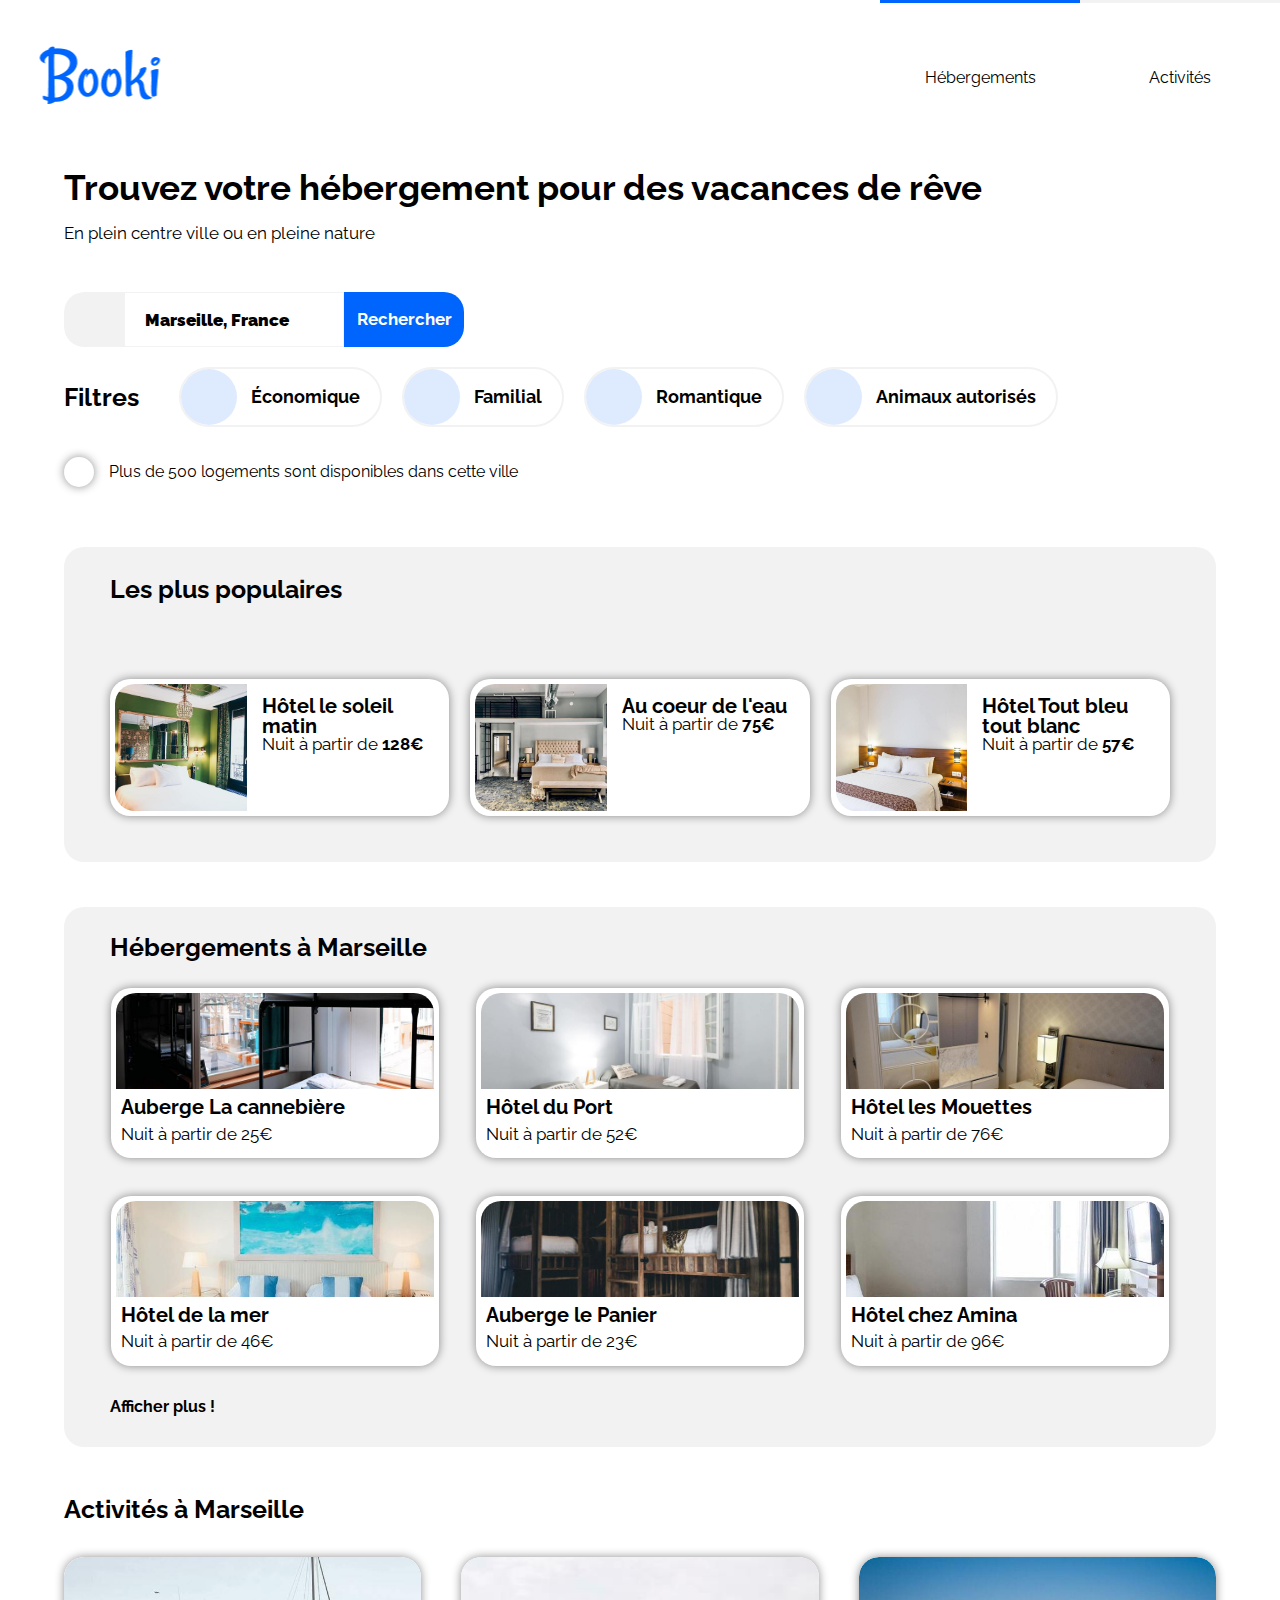
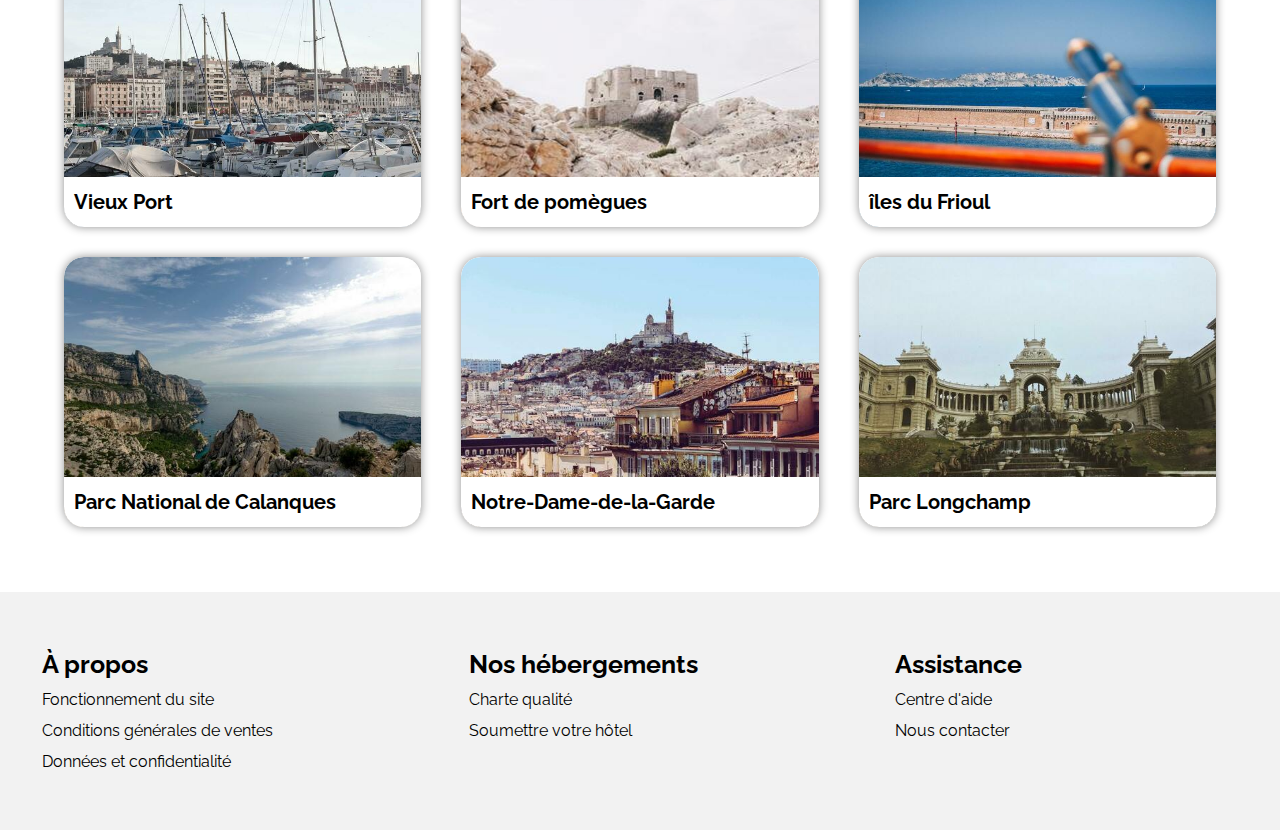
<file: index.html>
<!DOCTYPE html>
<html lang="fr">

<!-- // METADATA // -->

    <head>

        <meta charset="utf-8">
        <meta name="description" content="Votre plateforme de réservation en lignes pour des vacances de rêve."/>
        <meta http-equiv="X-UA-Compatible" content="IE=edge">
        <meta name="viewport" content="width=device-width, initial-scale=1.0">

        <!-- import stylesheet -->
        <link rel="stylesheet" href="styles/reset.css">
        <link rel="stylesheet" href="styles/style.css">

        <!-- import fonts -->
        <link rel="stylesheet" href="https://cdnjs.cloudflare.com/ajax/libs/font-awesome/6.0.0-beta3/css/all.min.css" integrity="sha512-Fo3rlrZj/k7ujTnHg4CGR2D7kSs0v4LLanw2qksYuRlEzO+tcaEPQogQ0KaoGN26/zrn20ImR1DfuLWnOo7aBA==" crossorigin="anonymous" referrerpolicy="no-referrer" />
        <link rel="preconnect" href="https://fonts.googleapis.com">
        <link rel="preconnect" href="https://fonts.gstatic.com" crossorigin>
        <link href="https://fonts.googleapis.com/css2?family=Raleway:ital,wght@0,100;0,200;0,300;0,400;0,500;0,600;0,700;0,800;0,900;1,100;1,200;1,300;1,400;1,500;1,600;1,700;1,800;1,900&display=swap" rel="stylesheet"> 
        
        <!-- favicon -->
        <link rel="icon" type="image/x-icon" href="images/logo/booki_favicon.png"/>
        <title>BOOKIE</title>

    </head>

<!-- // END OF METADATA // -->

<body>


<!-- // HEADER // -->

    <header class="header">

        <nav class="header__nav">

            <a href="#" class="header__logo">
                <img class="header__img" src="images/logo/Booki_crop.png" alt="Logo Booki, site de réservation en ligne">
            </a>

            <div class="header__links">
                <a class="header__link header__link--accomodation" href="#accomodation"> Hébergements </a>
                <a class="header__link header__link--activity" href="#activity"> Activités </a>
            </div>

        </nav>

    </header>

<!-- // END HEADER // -->

    <main>

        <h1>Trouvez votre hébergement pour des vacances de rêve</h1>
        <p class="sub_title">En plein centre ville ou en pleine nature</p>

        <!-- FORM -->

            <form class="form" action="#" method="get">

                <div class="form__position">
                    <i class="fas fa-map-marker-alt"></i>
                </div>
    
                <input class="form__input" placeholder="Marseille, France" type="search" name="city-search" id="city-input">
                
                <input class="form__button" disabled type="submit" value="Rechercher">
                <div class="form__button--glass">
                    <i class="fa-solid fa-magnifying-glass"></i>
                </div>
    
            </form>
    
        <!-- END FORM -->

        <!-- FILTERS -->

                <aside class="filters">
                    <h2>Filtres</h2>
                    <div class="filter__button">
                        <div class="filter__picto"><i class="fas fa-money-bill-wave"></i></div>
                        Économique</div>
                    <div class="filter__button">
                        <div class="filter__picto"><i class="fas fa-child"></i></div>
                        Familial</div>
                    <div class="filter__button">
                        <div class="filter__picto"><i class="fas fa-heart"></i></div>
                        Romantique</div>
                    <div class="filter__button">
                        <div class="filter__picto"><i class="fas fa-dog"></i></div>
                        Animaux autorisés</div>
                </aside>
    
                <div class="number_housing"> <div> <i class="fas fa-info"></i> </div> <data value="500"> Plus de 500 logements sont disponibles dans cette ville </data> </div>
    
        <!-- END FILTERS -->

        <!-- ACCOMODATION SECTION -->

        <section id="accomodation" class="accommodation">

            <article class="accomodation__in__marseille">

                <div class="accomodation__title">
                    <h2>Hébergements à Marseille</h2>
                </div>

                <div class="accomodation__box">

                    <a href="#accomodation" class="accomodation__item">
                        
                        <img class="accomodation__img" 
                        srcset="images/hebergements/3_medium/auberge_de_la_cannebiere.jpg 1449w,
                        images/hebergements/4_small/auberge_de_la_cannebiere.jpg 750w"

                        sizes="350px"

                        src="images/hebergements/3_medium/auberge_de_la_cannebiere.jpg"
                        
                        alt="Auberge La cannebière">

                        <div class="accomodation__description">
                            
                            <h3>Auberge La cannebière</h3>
                            <p>Nuit à partir de <span>25€</span></p>
                            <div class="rating">
                                <i class="fas fa-star"></i><i class="fas fa-star"></i><i class="fas fa-star"></i><i class="fas fa-star"></i><i class="fas fa-star"></i>
                            </div>
                        </div>
                    </a>

                    <a href="#accomodation" class="accomodation__item">

                        <img class="accomodation__img" 
                        srcset="images/hebergements/3_medium/hotel_de_la_mer.jpg 1000w,
                        images/hebergements/4_small/hotel_de_la_mer.jpg 500w
                        "
                        
                        sizes="350px"
                        
                        src="images/hebergements/2_large/hotel_de_la_mer.jpg"

                        alt="Hôtel de la mer">

                        <div class="accomodation__description">
                            
                            <h3>Hôtel de la mer</h3>
                            <p>Nuit à partir de <span>46€</span></p>
                            <div class="rating">
                                <i class="fas fa-star"></i><i class="fas fa-star"></i><i class="fas fa-star"></i><i class="fas fa-star gray-star"></i><i class="fas fa-star gray-star"></i>
                            </div>

                        </div>

                    </a>

                    <a href="#accomodation" class="accomodation__item">

                        <img class="accomodation__img"
                        srcset="images/hebergements/3_medium/hotel_du_port.jpg 1368w,
                        images/hebergements/4_small/hotel_du_port.jpg 684w"

                        sizes="350px"

                        src="images/hebergements/2_large/hotel_du_port.jpg"

                        alt="Hôtel du Port">

                        <div class="accomodation__description">
                            
                            <h3>Hôtel du Port</h3>
                            <p>Nuit à partir de <span>52€</span></p>
                            <div class="rating">
                                <i class="fas fa-star"></i><i class="fas fa-star"></i><i class="fas fa-star"></i><i class="fas fa-star"></i><i class="fas fa-star gray-star"></i>
                            </div>
                        </div>

                    </a>

                    <a href="#accomodation" class="accomodation__item">

                        <img class="accomodation__img" 
                        srcset="images/hebergements/3_medium/auberge_le_panier.jpg 1303w,
                        images/hebergements/4_small/auberge_le_panier.jpg 652w
                        "
                        sizes="350px"
                        src="images/hebergements/2_large/auberge_le_panier.jpg"
                        alt="Auberge le Panier">

                        <div class="accomodation__description">
                            
                            <h3>Auberge le Panier</h3>
                            <p>Nuit à partir de <span>23€</span></p>
                            <div class="rating">
                                <i class="fas fa-star"></i><i class="fas fa-star"></i><i class="fas fa-star"></i><i class="fas fa-star"></i><i class="fas fa-star"></i>
                            </div>
                        </div>

                    </a>

                    <a href="#accomodation" class="accomodation__item">

                        <img class="accomodation__img"
                        srcset="images/hebergements/3_medium/hotel_les_mouettes.jpg 1500w,
                        images/hebergements/4_small/hotel_les_mouettes.jpg 750w
                        "
                        sizes="350px"
                        src="images/hebergements/2_large/hotel_les_mouettes.jpg"
                        alt="Hôtel les Mouettes">

                        <div class="accomodation__description">
                            
                            <h3>Hôtel les Mouettes</h3>
                            <p>Nuit à partir de <span>76€</span></p>
                            <div class="rating">
                                <i class="fas fa-star"></i><i class="fas fa-star"></i><i class="fas fa-star"></i><i class="fas fa-star"></i><i class="fas fa-star"></i>
                            </div>
                        </div>

                    </a>

                    <a href="#accomodation" class="accomodation__item">

                        <img class="accomodation__img"
                        srcset="images/hebergements/3_medium/hotel_chez_amina.jpg 972w,
                        images/hebergements/4_small/hotel_chez_amina.jpg 486w
                        "
                        sizes="350px"
                        src="images/hebergements/2_large/hotel_chez_amina.jpg"
                        alt="Hôtel chez Amina">


                        <div class="accomodation__description">
                            
                            <h3>Hôtel chez Amina</h3>
                            <p>Nuit à partir de <span>96€</span></p>
                            <div class="rating">
                                <i class="fas fa-star"></i><i class="fas fa-star"></i><i class="fas fa-star"></i><i class="fas fa-star"></i><i class="fas fa-star gray-star"></i>
                            </div>
                        </div>

                    </a>
                    
                </div>

                <div class="accomodation__info">
                    <a href="#"> Afficher plus ! </a>
                </div>

            </article>

            <article class="populars__accomodations">

                <div class="populars__accomodations__title">
                    <h2>Les plus populaires</h2>
                    <i class="fas fa-chart-line"></i>
                </div>
                
                <div class="populars__accomodation__box">
                    
                    <a href="#accomodation" class="popular__accomodation__item">

                        <img class="popular__accomodation__img" 
                        srcset="images/hebergements/3_medium/hotel_le_soleil_du_matin.jpg 1063w,
                        images/hebergements/4_small/hotel_le_soleil_du_matin.jpg 532w
                        "
                        sizes="350px"
                        src="images/hebergements/2_large/hotel_le_soleil_du_matin.jpg"
                        alt="Hôtel le soleil matin">

                        <div class="popular__accomodation__description">
                            <h3>Hôtel le soleil matin</h3>
                            <p>Nuit à partir de <span>128€</span></p>
                            <div class="rating rating--popular">
                                <i class="fas fa-star"></i><i class="fas fa-star"></i><i class="fas fa-star"></i><i class="fas fa-star"></i><i class="fas fa-star gray-star"></i>
                            </div>
                        </div>

                    </a>

                    <a href="#accomodation" class="popular__accomodation__item">
                        <img class="popular__accomodation__img" 
                        srcset="images/hebergements/3_medium/au_coeur_de_leau_chambre_dhotes.jpg 1008w,
                        images/hebergements/4_small/au_coeur_de_leau_chambre_dhotes.jpg 504w
                        "
                        sizes="350px"
                        src="images/hebergements/2_large/au_coeur_de_leau_chambre_dhotes.jpg"
                        alt="Hôtel au coeur de l'eau">

                        <div class="popular__accomodation__description">
                            <h3>Au coeur de l'eau</h3>
                            <p>Nuit à partir de <span>75€</span></p>
                            <div class="rating rating--popular">
                                <i class="fas fa-star"></i><i class="fas fa-star"></i><i class="fas fa-star"></i><i class="fas fa-star"></i><i class="fas fa-star"></i>
                            </div>
                        </div> 
                    </a>

                    <a href="#accomodation" class="popular__accomodation__item">

                        <img class="popular__accomodation__img"
                        srcset="images/hebergements/3_medium/hotel_tout_bleu_et_blanc.jpg 1500w,
                        images/hebergements/4_small/hotel_tout_bleu_et_blanc.jpg 500w
                        "

                        sizes="350px"
                        src="images/hebergements/2_large/hotel_tout_bleu_et_blanc.jpg"
                        alt="Hôtel tout bleu tout blanc">

                        <div class="popular__accomodation__description">
                            <h3>Hôtel Tout bleu tout blanc</h3>
                            <p>Nuit à partir de <span>57€</span></p>

                            <div class="rating rating--popular">
                                <i class="fas fa-star"></i><i class="fas fa-star"></i><i class="fas fa-star"></i><i class="fas fa-star gray-star"></i><i class="fas fa-star gray-star"></i>
                            </div>
                        </div>

                    </a>

                </div>

            </article>

        </section>
                

        <!-- END ACCOMODATION SECTION -->

        
        <!-- ACTIVITIES SECTION -->

        <h2 id="activity" class="section-title">Activités à Marseille</h2>

        <section class="activity">
            <a href="#activity" class="activity__link activity__link--1">
                <img class="activity__picture" 
                srcset="images/activites/3_medium/vieux_port.jpg 1404w,
                images/activites/4_small/vieux_port.jpg 702w
                "

                sizes="350px"

                src="images/activites/2_large/vieux_port.jpg"

                alt="Le Vieux Port">
                
                <h3 class="activity__title">Vieux Port</h3>
            </a>
            <a href="#activity" class="activity__link activity__link--2">
                <img class="activity__picture" 
                srcset="images/activites/3_medium/fort_de_pomègues.jpg 711w,
                images/activites/4_small/fort_de_pomègues.jpg 356w
                "
                sizes="350px"

                src="images/activites/2_large/fort_de_pomègues.jpg"

                alt="Fort de Pomègues">
                
                <h3 class="activity__title">Fort de pomègues</h3>
            </a>
            <a href="#activity" class="activity__link activity__link--3">
                <img class="activity__picture" 
                srcset="images/activites/3_medium/iles_du_frioul.jpg 1296w,
                images/activites/4_small/iles_du_frioul.jpg 648w
                "

                sizes="350px"

                src="images/activites/2_large/iles_du_frioul.jpg"

                alt="îles du Frioul">
                
                <h3 class="activity__title">îles du Frioul</h3>
            </a>
            <a href="#activity" class="activity__link activity__link--4">
                <img class="activity__picture" 
                srcset="images/activites/3_medium/parc_national_des_calanques.jpg 1212w,
                images/activites/4_small/parc_national_des_calanques.jpg 606w
                "

                sizes="350px"

                src="images/activites/2_large/parc_national_des_calanques.jpg"

                alt="Parc National de Calanques">
                
                <h3 class="activity__title">Parc National de Calanques</h3>
            </a>
            <a href="#activity" class="activity__link activity__link--5">
                <img class="activity__picture" 
                srcset="images/activites/3_medium/notre_dame_de_la_garde.jpg 1178w,
                images/activites/4_small/notre_dame_de_la_garde.jpg 589w
                "

                sizes="350px"

                src="images/activites/2_large/notre_dame_de_la_garde.jpg"

                alt="Notre-Dame-de-la-Garde">
                
                <h3 class="activity__title">Notre-Dame-de-la-Garde</h3>
            </a>
            <a href="#activity" class="activity__link activity__link--6">
                <img class="activity__picture" 
                srcset="images/activites/3_medium/parc_longchamp.jpg 1008w,
                images/activites/4_small/parc_longchamp.jpg 504w
                "

                sizes="350px"

                src="images/activites/2_large/parc_longchamp.jpg"

                alt="Parc Longchamp">
                
                <h3 class="activity__title">Parc Longchamp</h3>
            </a>
        </section>

        <!-- END ACTIVITIES SECTION -->

    </main>

<!-- // FOOTER // -->

    <footer class="footer">
        <nav class="footer__flex">
            <div class="footer__box">
                <h3 class="footer__subtitle">À propos</h3>
                <ul>
                    <li class="footer__link"><a href="#">Fonctionnement du site</a></li>
                    <li class="footer__link"><a href="#">Conditions générales de ventes</a></li>
                    <li class="footer__link"><a href="#">Données et confidentialité</a></li>
                </ul>
            </div>
            <div class="footer__box">
                <h3 class="footer__subtitle">Nos hébergements</h3>
                <ul>
                    <li class="footer__link"><a href="#">Charte qualité</a></li>
                    <li class="footer__link"><a href="#">Soumettre votre hôtel</a></li>
                </ul>
            </div>
            <div class="footer__box">
                <h3 class="footer__subtitle">Assistance</h3>
                <ul>
                    <li class="footer__link"><a href="#">Centre d'aide</a></li>
                    <li class="footer__link"><a href="#">Nous contacter</a></li>
                </ul>
            </div>
        </nav>
    </footer>

<!-- // END OF FOOTER // -->

</body>
</html>
</file>
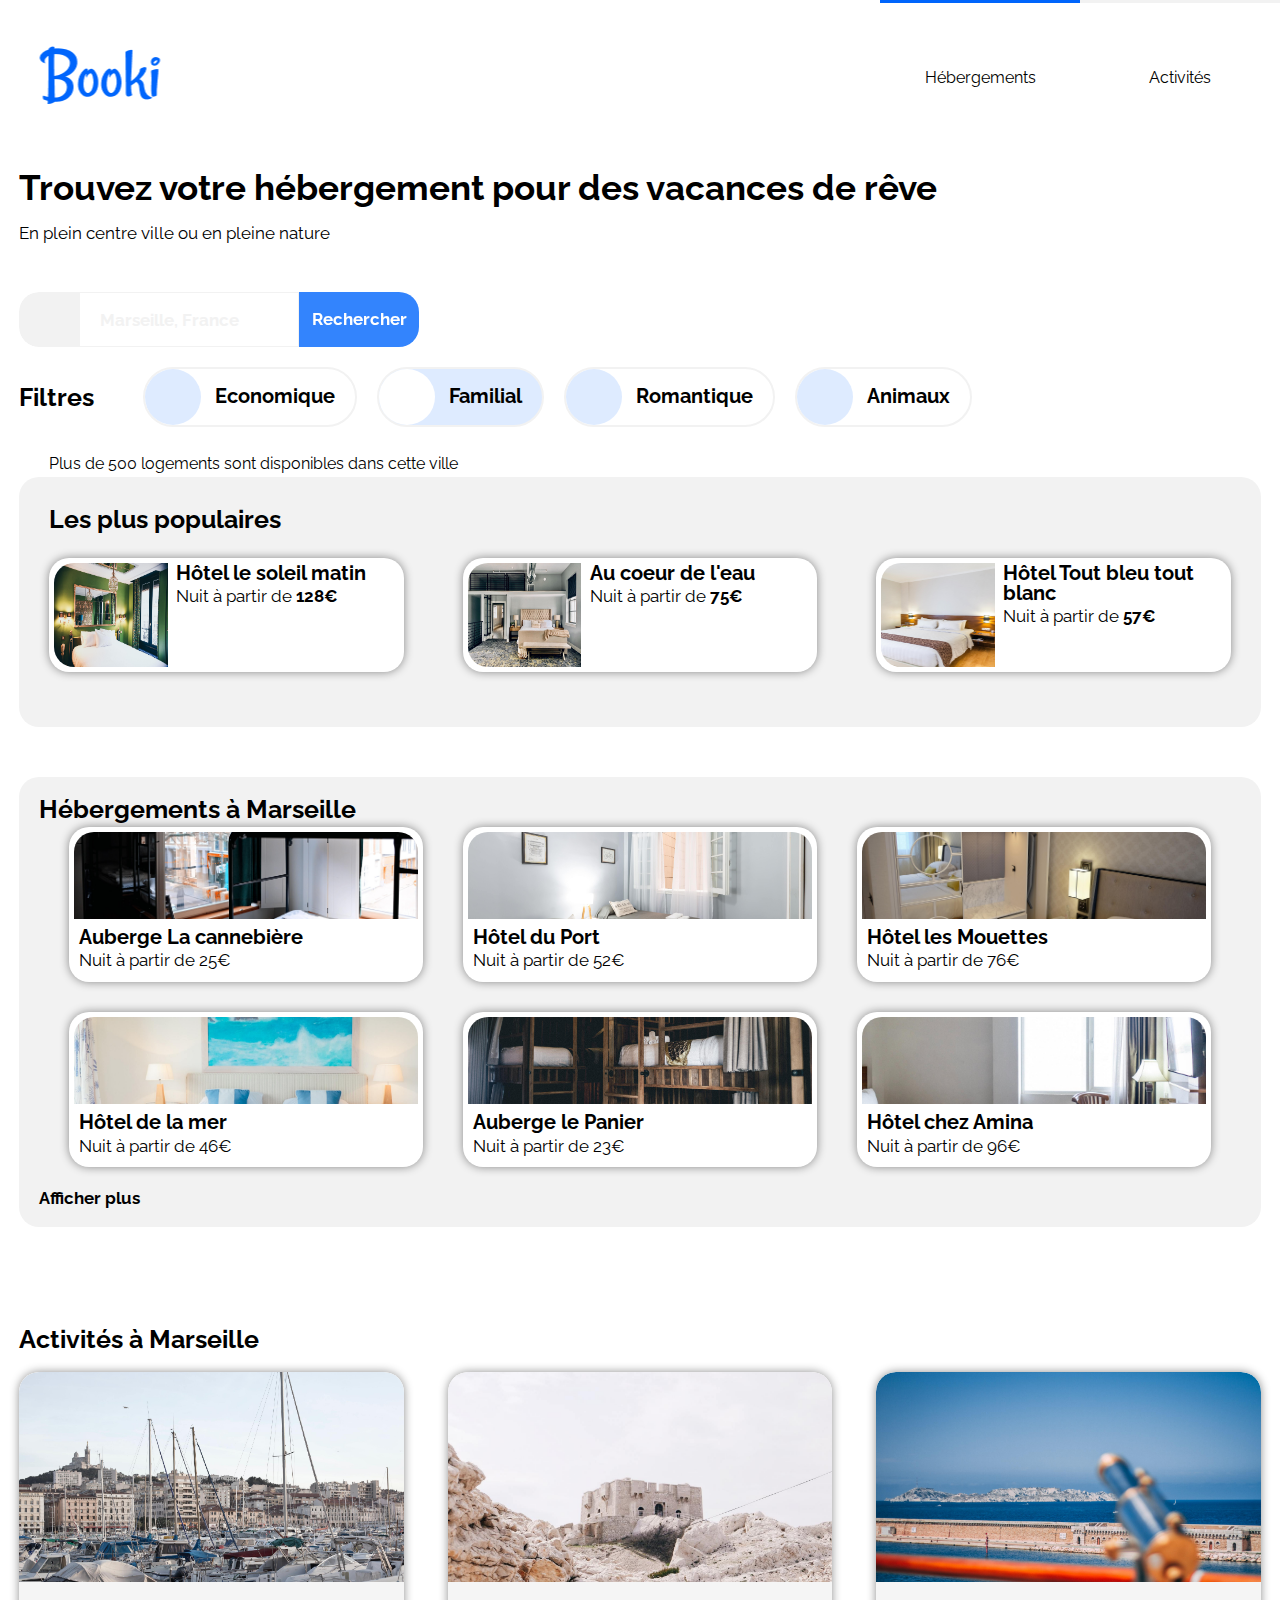
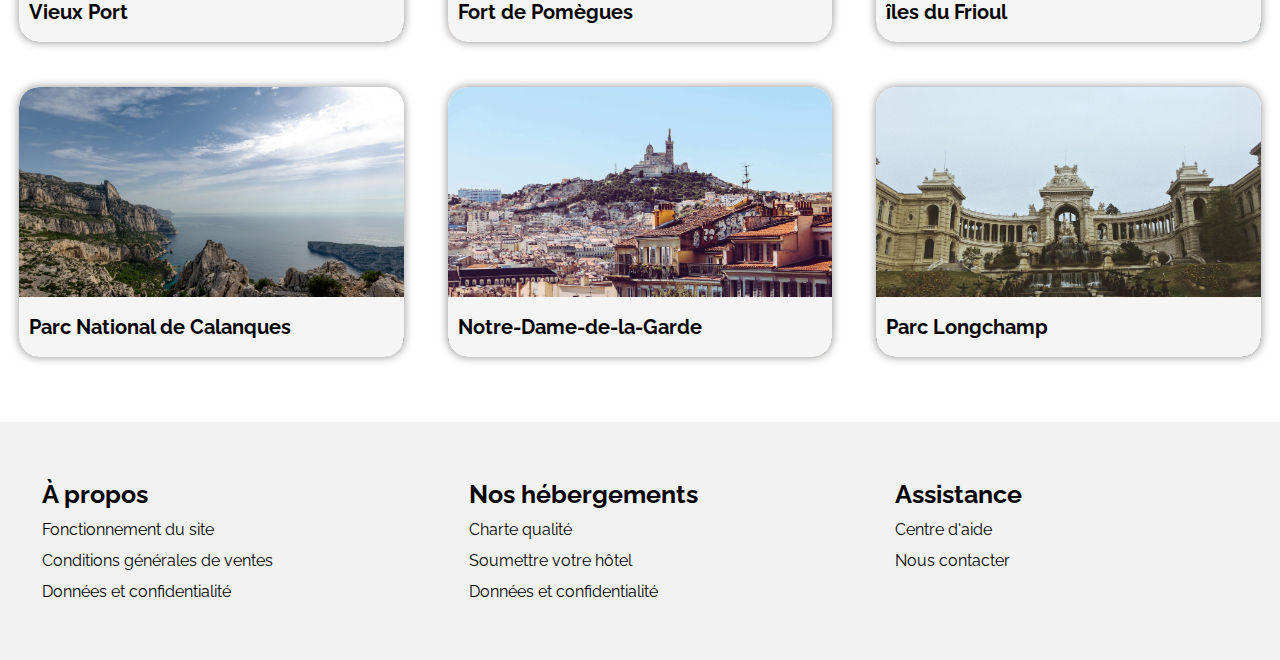
<file: LAYOUT GRID/index.html>
<!DOCTYPE html>
<html lang="fr">

<!-- // METADATA // -->

    <head>

        <meta charset="utf-8">
        <meta name="description" content="Votre plateforme de réservation en lignes pour des vacances de rêve."/>
        <meta http-equiv="X-UA-Compatible" content="IE=edge">
        <meta name="viewport" content="width=device-width, initial-scale=1.0">

        <!-- import stylesheet -->
        <link rel="stylesheet" href="styles/reset.css">
        <link rel="stylesheet" href="styles/style.css">

        <!-- import fonts -->
        <link rel="stylesheet" href="https://cdnjs.cloudflare.com/ajax/libs/font-awesome/6.0.0-beta3/css/all.min.css" integrity="sha512-Fo3rlrZj/k7ujTnHg4CGR2D7kSs0v4LLanw2qksYuRlEzO+tcaEPQogQ0KaoGN26/zrn20ImR1DfuLWnOo7aBA==" crossorigin="anonymous" referrerpolicy="no-referrer" />
        <link rel="preconnect" href="https://fonts.googleapis.com">
        <link rel="preconnect" href="https://fonts.gstatic.com" crossorigin>
        <link href="https://fonts.googleapis.com/css2?family=Raleway:ital,wght@0,100;0,200;0,300;0,400;0,500;0,600;0,700;0,800;0,900;1,100;1,200;1,300;1,400;1,500;1,600;1,700;1,800;1,900&display=swap" rel="stylesheet"> 
        
        <!-- favicon -->
        <link rel="icon" type="image/x-icon" href="images/logo/booki_favicon.png"/>
        <title>BOOKIE PLATEFORME DE RESERVATION DE VACANCES</title>

    </head>

<!-- // END OF METADATA // -->

<!-- // BODY OF WEBSITE // -->

    <body>

    <!-- // HEADER // -->

        <header>

            <nav>

                <a href="#" class="logo">
                    <img class="logo-booki" src="images/logo/Booki_crop.png" alt="Logo Booki, site de réservation en ligne">
                </a>

                <div class="links-header">
                    <a href="#accomodation"> Hébergements </a>
                    <a href="#activity"> Activités </a>
                </div>

            </nav>

        </header>

    <!-- // END HEADER // -->

    <!-- // MAIN CONTENT // -->

        <main>
            <h1>Trouvez votre hébergement pour des vacances de rêve</h1>
            <p class="sub_title">En plein centre ville ou en pleine nature</p>

        <!-- city ​​search form -->

            <form action="#" method="post">

                <div class="btn-locate">
                    <i class="fas fa-map-marker-alt"></i>
                </div>

                <input placeholder="Marseille, France" type="search" name="city-search" id="city-input">
                
                <input disabled type="submit" value="Rechercher">
                <div class="loupe">
                    <i class="fa-solid fa-magnifying-glass"></i>
                </div>

            </form>

        <!-- end form -->

        <!-- Filters -->

            <aside class="filters">
                <h2>Filtres</h2>
                <div class="btn-filter">
                    <div class="picto-filters"><i class="fas fa-money-bill-wave"></i></div>
                    Economique</div>
                <div class="btn-filter btn-filter-active">
                    <div class="picto-filters"><i class="fas fa-child"></i></div>
                    Familial</div>
                <div class="btn-filter">
                    <div class="picto-filters"><i class="fas fa-heart"></i></div>
                    Romantique</div>
                <div class="btn-filter">
                    <div class="picto-filters"><i class="fas fa-dog"></i></div>
                    Animaux</div>
            </aside>

            <data> <i class="fas fa-info-circle"></i> Plus de 500 logements sont disponibles dans cette ville </data>

        <!-- end filters -->

        <!-- List accomodation -->
            
            <section id="accomodation" class="accommodation">
                

            <!-- Accomodations -->
                <aside class="list-accomodations">
                    <h2>Hébergements à Marseille</h2>

                    <a href="#accomodation" class="accomodation-item">
                        <img src="images/hebergements/2_large/auberge_de_la_cannebiere.jpg"
                        srcset="images/hebergements/1_xlarge/auberge_de_la_cannebiere.jpg 4032w,
                        images/hebergements/2_large/auberge_de_la_cannebiere.jpg 2016w,
                        images/hebergements/3_medium/auberge_de_la_cannebiere.jpg 1008w,
                        images/hebergements/4_small/auberge_de_la_cannebiere.jpg 504w,
                        "

                        alt="Auberge La cannebière">

                        <div>
                            <h3>Auberge La cannebière</h3>
                            <p>Nuit à partir de <span>25€</span></p>
                            <div class="rating">
                                <i class="fas fa-star"></i><i class="fas fa-star"></i><i class="fas fa-star"></i><i class="fas fa-star"></i><i class="fas fa-star"></i>
                            </div>
                        </div>
                    </a>

                    <a href="#accomodation" class="accomodation-item">

                        <img src="images/hebergements/2_large/hotel_du_port.jpg"
                        srcset="images/hebergements/1_xlarge/hotel_du_port.jpg 4032w,
                        images/hebergements/2_large/hotel_du_port.jpg 2016w,
                        images/hebergements/3_medium/hotel_du_port.jpg 1008w,
                        images/hebergements/4_small/hotel_du_port.jpg 504w,
                        "
                        alt="Hôtel du Port">

                        <div>
                            <h3>Hôtel du Port</h3>
                            <p>Nuit à partir de <span>52€</span></p>
                            <div class="rating">
                                <i class="fas fa-star"></i><i class="fas fa-star"></i><i class="fas fa-star"></i><i class="fas fa-star"></i><i class="fas fa-star gray-star"></i>
                            </div>
                        </div>
                    </a>

                    <a href="#accomodation" class="accomodation-item">

                        <img src="images/hebergements/2_large/hotel_les_mouettes.jpg"
                        srcset="images/hebergements/1_xlarge/hotel_les_mouettes.jpg 4032w,
                        images/hebergements/2_large/hotel_les_mouettes.jpg 2016w,
                        images/hebergements/3_medium/hotel_les_mouettes.jpg 1008w,
                        images/hebergements/4_small/hotel_les_mouettes.jpg 504w,
                        "
                        alt="Hôtel les Mouettes">

                        <div>
                            <h3>Hôtel les Mouettes</h3>
                            <p>Nuit à partir de <span>76€</span></p>
                            <div class="rating">
                                <i class="fas fa-star"></i><i class="fas fa-star"></i><i class="fas fa-star"></i><i class="fas fa-star"></i><i class="fas fa-star"></i>
                            </div>
                        </div>
                    </a>

                    <a href="#accomodation" class="accomodation-item">

                        <img src="images/hebergements/2_large/hotel_de_la_mer.jpg"
                        srcset="images/hebergements/1_xlarge/hotel_de_la_mer.jpg 4032w,
                        images/hebergements/2_large/hotel_de_la_mer.jpg 2016w,
                        images/hebergements/3_medium/hotel_de_la_mer.jpg 1008w,
                        images/hebergements/4_small/hotel_de_la_mer.jpg 504w,
                        "
                        alt="Hôtel de la mer">

                        <div>
                            <h3>Hôtel de la mer</h3>
                            <p>Nuit à partir de <span>46€</span></p>
                            <div class="rating">
                                <i class="fas fa-star"></i><i class="fas fa-star"></i><i class="fas fa-star"></i><i class="fas fa-star gray-star"></i><i class="fas fa-star gray-star"></i>
                            </div>

                        </div>

                    </a>

                    <a href="#accomodation" class="accomodation-item">

                        <img src="images/hebergements/2_large/auberge_le_panier.jpg"
                        srcset="images/hebergements/1_xlarge/auberge_le_panier.jpg 4032w,
                        images/hebergements/2_large/auberge_le_panier.jpg 2016w,
                        images/hebergements/3_medium/auberge_le_panier.jpg 1008w,
                        images/hebergements/4_small/auberge_le_panier.jpg 504w,
                        "
                        alt="Auberge le Panier">

                        <div>
                            <h3>Auberge le Panier</h3>
                            <p>Nuit à partir de <span>23€</span></p>
                            <div class="rating">
                                <i class="fas fa-star"></i><i class="fas fa-star"></i><i class="fas fa-star"></i><i class="fas fa-star"></i><i class="fas fa-star"></i>
                            </div>
                        </div>
                        
                    </a>

                    <a href="#accomodation" class="accomodation-item">


                        <img src="images/hebergements/2_large/hotel_chez_amina.jpg"
                        srcset="images/hebergements/1_xlarge/hotel_chez_amina.jpg 4032w,
                        images/hebergements/2_large/hotel_chez_amina.jpg 2016w,
                        images/hebergements/3_medium/hotel_chez_amina.jpg 1008w,
                        images/hebergements/4_small/hotel_chez_amina.jpg 504w,
                        "
                        alt="Hôtel chez Amina">


                        <div>
                            <h3>Hôtel chez Amina</h3>
                            <p>Nuit à partir de <span>96€</span></p>
                            <div class="rating">
                                <i class="fas fa-star"></i><i class="fas fa-star"></i><i class="fas fa-star"></i><i class="fas fa-star"></i><i class="fas fa-star gray-star"></i>
                            </div>
                        </div>
                    </a>

                    <p class="more-informations">Afficher plus</p>
                </aside>

            <!-- Populars accomodations -->
                <article class="populars">
                    <h2>Les plus populaires</h2>

                    <a href="#accomodation" class="popular-item">

                        <img src="images/hebergements/2_large/hotel_le_soleil_du_matin.jpg"
                        srcset="images/hebergements/1_xlarge/hotel_le_soleil_du_matin.jpg 4032w,
                        images/hebergements/2_large/hotel_le_soleil_du_matin.jpg 2016w,
                        images/hebergements/3_medium/hotel_le_soleil_du_matin.jpg 1008w,
                        images/hebergements/4_small/hotel_le_soleil_du_matin.jpg 504w,
                        "
                        alt="Hôtel le soleil matin">

                        <div class="description">
                            <h3>Hôtel le soleil matin</h3>
                            <p>Nuit à partir de <span>128€</span></p>
                            <div class="rating">
                                <i class="fas fa-star"></i><i class="fas fa-star"></i><i class="fas fa-star"></i><i class="fas fa-star"></i><i class="fas fa-star gray-star"></i>
                            </div>
                        </div>
                    </a>

                    <a href="#accomodation" class="popular-item">

                        <img src="images/hebergements/2_large/au_coeur_de_leau_chambre_dhotes.jpg"
                        srcset="images/hebergements/1_xlarge/au_coeur_de_leau_chambre_dhotes.jpg 4032w,
                        images/hebergements/2_large/au_coeur_de_leau_chambre_dhotes.jpg 2016w,
                        images/hebergements/3_medium/au_coeur_de_leau_chambre_dhotes.jpg 1008w,
                        images/hebergements/4_small/au_coeur_de_leau_chambre_dhotes.jpg 504w,
                        "
                        alt="Hôtel au coeur de l'eau">

                        <div class="description">
                            <h3>Au coeur de l'eau</h3>
                            <p>Nuit à partir de <span>75€</span></p>
                            <div class="rating">
                                <i class="fas fa-star"></i><i class="fas fa-star"></i><i class="fas fa-star"></i><i class="fas fa-star"></i><i class="fas fa-star"></i>
                            </div>
                        </div>  
                    </a>

                    <a href="#accomodation" class="popular-item">

                        <img src="images/hebergements/2_large/hotel_tout_bleu_et_blanc.jpg"
                        srcset="images/hebergements/1_xlarge/hotel_tout_bleu_et_blanc.jpg 4032w,
                        images/hebergements/2_large/hotel_tout_bleu_et_blanc.jpg 2016w,
                        images/hebergements/3_medium/hotel_tout_bleu_et_blanc.jpg 1008w,
                        images/hebergements/4_small/hotel_tout_bleu_et_blanc.jpg 504w,
                        "

                        alt="Hôtel tout bleu tout blanc">

                        <div class="description">
                            <h3>Hôtel Tout bleu tout blanc</h3>
                            <p>Nuit à partir de <span>57€</span></p>

                            <div class="rating">
                                <i class="fas fa-star"></i><i class="fas fa-star"></i><i class="fas fa-star"></i><i class="fas fa-star gray-star"></i><i class="fas fa-star gray-star"></i>
                            </div>
                        </div>
                    </a>

                    <i class="fas fa-chart-line"></i>
                </article>
            </section>

        <!-- activities -->
            <h2>Activités à Marseille</h2>
            <section id="activity" class="activity">

                <a href="#activity">

                    <img src="images/activites/2_large/vieux_port.jpg"
                    srcset="images/activites/1_xlarge/vieux_port.jpg 4032w,
                    images/activites/2_large/vieux_port.jpg 2016w,
                    images/activites/3_medium/vieux_port.jpg 1008w,
                    images/activites/4_small/vieux_port.jpg 504w,
                    "

                    alt="Le Vieux Port">

                    <h3>Vieux Port</h3>

                </a>

                <a href="#activity">
                    <img src="images/activites/2_large/fort_de_pomègues.jpg"
                    srcset="images/activites/1_xlarge/fort_de_pomègues.jpg 4032w,
                    images/activites/2_large/fort_de_pomègues.jpg 2016w,
                    images/activites/3_medium/fort_de_pomègues.jpg 1008w,
                    images/activites/4_small/fort_de_pomègues.jpg 504w,
                    "

                    alt="Fort de Pomègues">
                    <h3>Fort de Pomègues</h3>
                </a>

                <a href="#activity">
                    <img src="images/activites/2_large/iles_du_frioul.jpg"
                    srcset="images/activites/1_xlarge/iles_du_frioul.jpg 4032w,
                    images/activites/2_large/iles_du_frioul.jpg 2016w,
                    images/activites/3_medium/iles_du_frioul.jpg 1008w,
                    images/activites/4_small/iles_du_frioul.jpg 504w,
                    "

                    alt="îles du Frioul">
                    <h3>îles du Frioul</h3>
                </a>

                <a href="#activity">
                    <img src="images/activites/2_large/parc_national_des_calanques.jpg"
                    srcset="images/activites/1_xlarge/parc_national_des_calanques.jpg 4032w,
                    images/activites/2_large/parc_national_des_calanques.jpg 2016w,
                    images/activites/3_medium/parc_national_des_calanques.jpg 1008w,
                    images/activites/4_small/parc_national_des_calanques.jpg 504w,
                    "

                    alt="Parc National de Calanques">
                    <h3>Parc National de Calanques</h3>
                </a>

                <a href="#activity">
                    <img src="images/activites/2_large/notre_dame_de_la_garde.jpg"
                    srcset="images/activites/1_xlarge/notre_dame_de_la_garde.jpg 4032w,
                    images/activites/2_large/notre_dame_de_la_garde.jpg 2016w,
                    images/activites/3_medium/notre_dame_de_la_garde.jpg 1008w,
                    images/activites/4_small/notre_dame_de_la_garde.jpg 504w,
                    "

                    alt="Notre-Dame-de-la-Garde">
                    <h3>Notre-Dame-de-la-Garde</h3>
                </a>

                <a href="#activity">

                    <img src="images/activites/2_large/parc_longchamp.jpg"
                    srcset="images/activites/1_xlarge/parc_longchamp.jpg 4032w,
                    images/activites/2_large/parc_longchamp.jpg 2016w,
                    images/activites/3_medium/parc_longchamp.jpg 1008w,
                    images/activites/4_small/parc_longchamp.jpg 504w,
                    "

                    alt="Parc Longchamp">
                    <h3>Parc Longchamp</h3>
                </a>

            </section>
        </main>

    <!-- // END OF MAIN CONTENT // -->

    <!-- // FOOTER // -->

        <footer>
            <nav class="footer-flex">
                <div class="footer-box">
                    <h3>À propos</h3>
                    <ul>
                        <li><a href="#">Fonctionnement du site</a></li>
                        <li><a href="#">Conditions générales de ventes</a></li>
                        <li><a href="#">Données et confidentialité</a></li>
                    </ul>
                </div>
                <div class="footer-box">
                    <h3>Nos hébergements</h3>
                    <ul>
                        <li><a href="#">Charte qualité</a></li>
                        <li><a href="#">Soumettre votre hôtel</a></li>
                        <li><a href="#">Données et confidentialité</a></li>
                    </ul>
                </div>
                <div class="footer-box">
                    <h3>Assistance</h3>
                    <ul>
                        <li><a href="#">Centre d'aide</a></li>
                        <li><a href="#">Nous contacter</a></li>
                    </ul>
                </div>
            </nav>
        </footer>

    <!-- // END OF FOOTER // -->

    </body>

<!-- // END OF BODY // -->

</html>
</file>
<file: styles/style.css>
* {
    user-select: none;
    font-family: Raleway, sans-serif;
    box-sizing: border-box;
    scroll-behavior: smooth;
    transition-duration: 0.2s;
    transition-property: transform;
}
a {
    text-decoration: none;
    cursor: pointer;
    color: black;
}
a:hover {
    text-decoration: none;
}
h1,h2,h3 {
    font-weight: 700;
}
h1 {
    font-size: 35px;
    margin-bottom: 20px;
}
h2 {
    font-size: 25px;
}
h2.section-title {
    font-size: 25px;
    width: 1400px;
    margin: 50px auto 20px auto;
    max-width: 90vw;
}
h3 {
    font-size: 20px;
}
p {
    font-size: 17px;
}

/* HEADER */

.header {
    width: 1400px;
    height: 150px;
    margin: 0 auto;
    max-width: 100vw;
}
.header__nav {
    width: 100%;
    height: 100%;
    display: flex;
    justify-content: space-between;
    flex-wrap: wrap;
}
.header__logo {
    width: 200px;
    height: 150px;
    position: relative;
}
.header__links {
    display: flex;
    justify-content: flex-end;
    position: relative;
}
.header__link {
    width: 200px;
    height: 100%;
    position: relative;
    line-height: 150px;
    text-align: center;
}
.header__link:hover {
    width: 200px;
    height: 100%;
    position: relative;
    color: #0065fc;
}
.header__link::before {
    content: "";
    display: block;
    width: 100%;
    height: 3px;
    background-color: #f2f2f2;
}
.header__link--accomodation::before {
    background-color: #0065fc;
}
.header__link:hover::before {
    background-color: #0065fc;
}
.header__img {
    position: absolute;
    left: 50%;
    top: 50%;
    transform: translate(-50%, -50%);
}
main {
    max-width: 90vw;
    margin: 20px auto 0 auto;
    width: 1400px;
}

/* FORM */

.form {
    width: 400px;
    height: 55px;
    border-radius: 20px;
    display: flex;
    justify-content: space-between;
    margin-top: 50px;
    overflow: hidden;
}
.form__position {
    background-color: #f2f2f2;
    width: 15%;
    height: 100%;
    border-top-left-radius: 20px;
    border-bottom-left-radius: 20px;
    font-size: 19px;
    display: flex;
    justify-content: center;
    align-items: center;
    cursor: pointer;
}
.form__position:hover i {
    transform: rotate(20deg) scale(1.1);
}
.form__input {
    width: 55%;
    height: 100%;
    border: 1px solid #f2f2f2;
    user-select: text;
    padding-left: 20px;
    outline: 0;
    font-weight: 900;
    font-size: 17px;
    color: #000;
}
.form__input::placeholder {
    color: #000;
    font-weight: 900;
    opacity: 1;
}
.form__input:focus {
    border: 3px solid #0065fc;
    border-right: none;
    padding-left: 18px;
}
.form__button {
    width: 30%;
    height: 100%;
    background-color: #0065fc;
    color: #fff;
    text-align: center;
    line-height: 55px;
    cursor: pointer;
    font-weight: bolder;
    font-size: 17px;
    border: none;
    padding: 0;
}

.form__button--glass {
    display: none;
    width: 16%;
    height: 100%;
    background-color: #0065fc;
    color: #fff;
    cursor: pointer;
    line-height: 55px;
    text-align: center;
}

/* FILTERS */

.filters {
    display: flex;
    justify-content: flex-start;
    height: auto;
    align-items: center;
    flex-wrap: wrap;
}
.filters h2 {
    line-height: 100px;
    width: 10%;
}
.filter__button {
    border-radius: 30px;
    height: 60px;
    border: 2px solid #f2f2f2;
    text-align: right;
    padding: 0 20px 0 70px;
    line-height: 55px;
    font-weight: 700;
    font-size: 18px;
    margin-right: 20px;
    cursor: pointer;
    transition-property: background-color;
    position: relative;
}
.filter__picto {
    position: absolute;
    background-color: #deebff;
    height: 56px;
    width: 56px;
    border-radius: 50%;
    left: 0;
    top: 50%;
    transform: translateY(-50%);
    color: #0065fc;
    display: flex;
    justify-content: center;
    align-items: center;
}
.filter__button:hover {
    background-color: #deebff;
}
.filter__button:hover .filter__picto {
    background-color: #fff;
}


.number_housing {
    width: 100%;
    display: flex;
    align-items: center;
    height: 50px;
}

.number_housing div {
    width: 30px;
    height: 30px;
    font-weight: bolder;
    color: #0065fc;
    margin-right: 15px;
    text-align: center;
    font-size: 20px;
    line-height: 30px;
    border-radius: 50%;
    align-self: center;
    box-shadow: 0 0 10px rgba(0, 0, 0, 0.445);
}

/* ACCOMODATION SECTION */

#accomodation {
    width: 100%;
    height: 650px;
    display: flex;
    justify-content: space-between;
    align-items: center;
    margin-top: 50px;
}
.accomodation__item,
.popular__accomodation__item {
    box-shadow: 0 0 10px rgba(0, 0, 0, 0.445);
}
#accomodation article {
    border-radius: 20px;
}
.accomodation__in__marseille {
    width: 65%;
    height: 100%;
    display: flex;
    flex-direction: column;
    justify-content: space-between;
    background-color: #f2f2f2;
}
.accomodation__box {
    display : flex;
    flex-direction: column;
    justify-content : space-between;
    align-items : center;
    flex-wrap : wrap;
    width : 95%;
    height : 70%;
    align-self : center;
}
.accomodation__info,
.accomodation__title {
    height: 15%;
    width: 96%;
    display: flex;
    align-items: center;
    text-align: left;
    font-weight: 700;
    align-self: flex-end;
}
.accomodation__info a:hover {
    text-decoration: underline;
}
.accomodation__item {
    height: 45%;
    width: 30%;
    border-radius: 20px;
    padding: 5px;
    background-color: white;
}
.accomodation__item:hover {
    transform: scale(1.05);
}

.accomodation__img {
    width: 100%;
    height: 60%;
    border-top-left-radius: 20px;
    border-top-right-radius: 20px;
    object-fit: cover;
}
.accomodation__description {
    width: 100%;
    height: 40%;
    padding: 5px;
    display: flex;
    flex-direction: column;
    justify-content: space-between;
    align-items: stretch;
}
.accomodation__description .rating {
    display: flex;
    flex-direction: row;
    justify-content: flex-start;
    margin: 0;
    padding: 0;
    height: 10px;
    height: auto;  
}

/* POPULARS ACCOMODATION */

.populars__accomodations {
    width: 32%;
    height: 100%;
    display: flex;
    flex-direction: column;
    align-items: center;
    background-color: #f2f2f2;
}
.populars__accomodations__title {
    width: 85%;
    height: 15%;
    display: flex;
    justify-content: space-between;
    align-items: center;
}
.populars__accomodation__box {
    width: 100%;
    height: 80%;
    display: flex;
    flex-direction: column;
    justify-content: space-between;
    align-items: center;
}

.popular__accomodation__item:hover {
    transform: scale(1.05);
}
.populars__accomodations__title i {
    font-size: 25px;
}

.popular__accomodation__item {
    border-radius: 20px;
    height: 30%;
    width: 85%;
    box-shadow: 0 0 10px rgba(0, 0, 0, 0.445);
    background-color: white;
    cursor: pointer;
    display: flex;
    justify-content: space-between;
    align-items: center;
    padding: 5px;
}
.popular__accomodation__description {
    width: 60%;
    height: 80%;
    display: flex;
    flex-direction: column;
    justify-content: flex-start;
    position: relative;
    padding-left: 15px;
}
.popular__accomodation__img {
    width: 40%;
    height: 100%;
    border-top-left-radius: 20px;
    border-bottom-left-radius: 20px;
    object-fit: cover;
}
.popular__accomodation__item:hover {
    transform: scale(1.05);
}

.popular__accomodation__description span {
    font-weight: bolder;
}

.populars__accomodations .rating{
    position: absolute;
    bottom: 5px;
}

.fa-star {
    font-size: 14px;
    color: #0065fc;
}
.fa-star.gray-star {
    color: #f2f2f2;
}

/* ACTIVITIES */

.activity {
    max-width: 90vw;
    height: 600px;
    margin: 0 auto;
    width: 1400px;
    display: flex;
    flex-direction: column;
    flex-wrap: wrap;
    justify-content: space-between;
    align-items: center;
}
.activity__link {
    border-radius: 20px;
    width: 23%;
    overflow: hidden;
    height: 40%;
    position: relative;
    display: flex;
    justify-content: center;
    align-items: center;
    color: #fff;
    font-weight: 700;
    font-size: 35px;
    box-shadow: 0 0 10px rgba(0, 0, 0, 0.445);
}
.activity__link:hover {
    transform: scale(1.05);
}
.activity__picture {
    height: 100%;
    width: 100%;
    border-radius: 20px;
    object-fit: cover;
}
.activity__link--1 {
    height: 100%;
}
.activity__link--2 {
    height: 55%;
}
.activity__link--3 {
    height: 35%;
}
.activity__link--4 {
    height: 100%;
}
.activity__link--5, .activity__link--6{
    height: 45%;
}

.activity__title {
    position: absolute;
    bottom: 0;
    left: 0;
    width: 100%;
    height: 50px;
    background-color: #fff;
    z-index: 5;
    margin: 0;
    color: #000;
    line-height: 50px;
    padding-left: 10px;
}

/* FOOTER */

.footer {
    background-color: #f2f2f2;
    width: 100vw;
    height: auto;
    padding-left: 40px;
    margin-top: 50px;
}
.footer__flex {
    margin: 0 auto;
    width: 100vw;
    max-width: 1400px;
    display: flex;
    justify-content: space-around;
    padding-top: 60px;
    padding-bottom: 60px;
}
.footer__subtitle {
    font-size: 25px;
}
.footer__link {
    margin-top: 15px;
}
.footer__link:hover {
    text-decoration: underline;
}
.footer__box {
    width: 33%;
}

/* RESPONSIVE DESKTOP */

@media screen and (max-width: 1400px) {
    #accomodation {
        width: 100%;
        height: 900px;
        display: flex;
        justify-content: space-between;
        align-items: center;
        flex-direction: column;
    }

    .accomodation__in__marseille {
        order: 2;
        height: 60%;
        width: 100%;
    }
    .populars__accomodations {
        order: 1;
        height: 35%;
        width: 100%;
    }

    .populars__accomodations__title{
        height: 30%;
        width: 92%;
    }

    .populars__accomodation__box {
        flex-direction: row;
        width: 92%;
    }

    .popular__accomodation__item{
        height: 60%;
        width: 32%;
    }

    .activity {
        flex-direction: row;
    }
    .activity__link{
        height: 45%;
        width: 31%;
    }

}

/* RESPONSIVE TABLET */

@media screen and (max-width: 992px) {
    #accomodation {
        width: 100%;
        height: 1700px;
        display: flex;
        justify-content: space-between;
        align-items: center;
        flex-direction: column;
    }
    .accomodation__in__marseille {
        height: 60%;
        width: 100%;
    }
    .populars__accomodations {
        height: 35%;
        width: 100%;
    }
    .accomodation__item {
        width: 45%;
        height: 30%;
    }
    .populars__accomodation__box {
        flex-direction: column;
        margin-bottom: 30px;
    }
    .popular__accomodation__item {
        height: 30%;
        width: 85%;
    }
    .filters {
        margin-bottom: 20px;
    }
    .filters h2 {
        line-height: 100px;
        width: 100%;
        text-align: left;
    }
    .filter__button {
        margin-bottom: 10px;
    }
    .activity {
        height: 1100px;
    }
    .activity__link{
        height: 28%;
        width: 47%;
    }
    .form {
        width: 70vw;
        margin: 50px auto 0 auto;
        position: relative;
    }
}

/* RESPONSIVE SMARTPHONE */

@media screen and (max-width: 768px) {

    .header {
        height: 150px;
    }
    .header__logo {
        width: 100%;
        height: 75px;
    }
    .header__links {
        width: 100%;
        height: 75px;
    }
    .header__link {
        width: 50%;
        line-height: 100px;
    }
    .header__link:hover {
        width: 50%;
    }
    .header__link::before {
        position: absolute;
        bottom: 0;
    }

    .number_housing div{
        width: 35px;
        align-self: flex-start;
    }

    .form {
        width: 93vw;
        margin: 50px auto 0 auto;
        position: relative;
    }
    .form__input {
        width: 85%;
    }
    .form__button {
        display: none;
    }
    .form__button--glass {
        display: block;
        position: absolute;
        right: 0;
        bottom: 0;
        border-radius: 20px;
    }

    #accomodation {
        height: auto;
    }
    .accomodation__title{
        margin-top: 50px;
        padding: 0;
    }
    .accomodation__in__marseille{
        background-color: transparent;
    }
    .accomodation__info{
        margin-top: 30px;
        width: 100%;
    }
    .populars__accomodations{
        height: 550px;
        width: 110%;
        padding: 0 20px;
        border-radius: 0px;
    }
    .populars__accomodations__title{
        width: 100%;
        height: 15%;
    }
    .populars__accomodation__box{
        width: 100%;
    }
    .popular__accomodation__item{
        width: 100%;
    }
    .accomodation__box {
        flex-direction: column;
        height: 1500px;
        width: 100%;
        margin-top: 30px;
    }
    .accomodation__item {
        width: 100%;
        height: 15%;
    }
    h1 {
        font-size: 25px;
    }
    .activity {
        height: 1500px;
        flex-direction: column;
    }
    .activity__link {
        height: 15%;
        width: 100%;
    }

    .footer {
        padding-left: 0;
    }
    .footer__link {
        font-size: 20px;
    }
    .footer__flex {
        flex-direction: column;
        justify-content: center;
        align-items: center;
    }
    .footer__box {
        text-align: left;
        margin-top: 50px;
        display: inline-block;
        width: 90vw;
    }
    .footer__box:nth-child(1) {
        margin-top: 0;
    }
}
</file>
<file: LAYOUT GRID/styles/style.css>
/* general settings */

*{
    user-select: none;
    font-family: 'Raleway', sans-serif;
    box-sizing: border-box;
    scroll-behavior: smooth;
    transition-duration: 0.5s;
}

body{
    width: 100vw;
}

a{
    color: black;
    text-decoration: none;
    cursor: pointer;
}

a:hover{
    text-decoration: underline;
}

h1,h2,h3{
    font-weight: bold;
}

h1{
    font-size: 35px;
    margin-bottom: 20px;
}

h2{
    font-size: 25px;
}

h3{
    font-size: 20px;
}

p{
    font-size: 17px;
}

/* Mise en page du header */

header{
    width: 1463px;
    height: 150px;
    margin: 0 auto;
    max-width: 100vw;
}

nav{
    width: 100%;
    height: 100%;
    display: flex;
    justify-content: space-between;
    flex-wrap: wrap;
}

.logo{
    width: 200px;
    height: 150px;
    position: relative;
}

.links-header{
    display: flex;
    justify-content: flex-end;
    position: relative;
}

.links-header a{
    width: 200px;
    height: 100%;
    position: relative;
    color: black;
    line-height: 150px;
    text-decoration: none;
    text-align: center;
}

.links-header a:hover{
    width: 200px;
    height: 100%;
    position: relative;
    color: #0065FC;
}

.links-header a::before{
    content: "";
    display: block;
    width: 100%;
    height: 3px;
    background-color: #F2F2F2;
    transition-duration: 0.2s;
}

.links-header a:nth-child(1)::before{
    background-color: #0065FC;
}

.links-header a:hover::before{
    background-color: #0065FC;
}

.logo-booki{
    position: absolute;
    left: 50%;
    top: 50%;
    transform: translate(-50%, -50%);
}


/* main content layout */

main{
    width: 97vw;
    max-width: 1440px;
    margin: 20px auto 0px auto; 
}

/* search button */
form{
    width: 400px;
    height: 55px;
    border-radius: 20px;
    display: flex;
    justify-content: space-between;
    margin-top: 50px;
    overflow: hidden;
}

.btn-locate{
    background-color: #F2F2F2;
    width: 15%;
    height: 100%;
    border-top-left-radius: 20px;
    border-bottom-left-radius: 20px;
    font-size: 19px;
    display: flex;
    justify-content: center;
    align-items: center;
    cursor: pointer;
}

.btn-locate:hover i{
    transform: rotate(20deg) scale(1.1);
}

input[type="search"]{
    width: 55%;
    height: 100%;
    border: 1px solid #F2F2F2;
    user-select:text;
    padding-left: 20px;
    outline: none;
    font-weight: bolder;
    font-size: 17px;
    color: red;
    color: black;
}

input::placeholder{
    color: #F2F2F2;
}

input:focus{
    border: 3px solid #0065fc;
    border-right: none;
    padding-left: 18px;
}

input[type="submit"]{
    width: 30%;
    height: 100%;
    background-color: #0065fc;
    color: white;
    text-align: center;
    line-height: 55px;
    cursor: pointer;
    font-weight: bolder;
    font-size: 17px;
    border: none;  
    filter: opacity(0.8);
    padding: 0;
}

input[type="submit"]:hover{
    filter: opacity(1);
}

.loupe{
    display: none;
    width: 16%;
    height: 100%;
    background-color: #0065fc;
    color: white;
    cursor: pointer;
    filter: opacity(0.8);
    line-height: 55px;
    text-align: center;
}

/* filters */

.filters{
    display: flex;
    justify-content: flex-start;
    height: auto;
    align-items: center;
    flex-wrap: wrap;
}

.filters h2{
    line-height: 100px;
    width: 10%;
}

.btn-filter{
    border-radius: 30px;
    height: 60px;
    border : 2px solid #F2F2F2;
    text-align: right;
    padding-right: 20px;
    padding-left: 70px;
    line-height: 55px;
    font-weight: bold;
    font-size: 20px;
    margin-right: 20px;
    cursor: pointer;
    transition-property: background-color;
    position: relative;
}

.picto-filters{
    position: absolute;
    background-color: #DEEBFF;
    height: 56px;
    width: 56px;
    border-radius: 50%;
    left: 0;
    top: 50%;
    transform: translateY(-50%);
    color: #0065FC;
    display: flex;
    justify-content: center;
    align-items: center;
}

.btn-filter:hover{
    background-color: #DEEBFF;
}

.btn-filter:hover .picto-filters{
    background-color: white;
}

/* active button */

.btn-filter.btn-filter-active{
    background-color: #DEEBFF;
}

.btn-filter.btn-filter-active .picto-filters{
    background-color: white;
}

/* Informations nombres logements */

.filters + p{
    margin-bottom: 30px;
    line-height: 30px;
}
.fa-info-circle{
    color: #0065FC;
    margin-right: 30px;
    font-size: 30px;
    vertical-align:-10%;
}

/* accommodation section */
section.accommodation{
    height: 530px;
    display: grid;
    grid-template-columns: repeat(3, 1fr);
    grid-template-rows: 1fr 1fr;
    column-gap: 2em;
    margin-bottom: 50px;
}

.list-accomodations{
    padding: 30px;
    padding-top: 50px;
    background-color: #F2F2F2;
    grid-column: 1/3;
    grid-row: 1/3;
    border-radius: 20px;
    position: relative;
    display: flex;
    justify-content: space-around;
    align-items: center;
    align-content:center;
    flex-wrap: wrap;
}

.list-accomodations h2{
    position: absolute;
    top: 20px;
    left: 20px;
}

.accomodation-item{
    width: 30%;
    border-radius: 20px;
    background-color: white;
    height: 42%;
    margin-bottom: 30px;
    cursor: pointer;
    padding: 5px;
    box-shadow: 0px 0px 10px rgba(0, 0, 0, 0.445);
}

.accomodation-item:hover{
    transform: scale(1.05);
    text-decoration: none;
}

.accomodation-item img{
    width: 100%;
    height: 60%;
    border-top-left-radius: 20px;
    border-top-right-radius: 20px;
    object-fit: cover;
}

.accomodation-item div{
    width: 100%;
    height: 40%;
    padding: 5px;
    display: flex;
    flex-direction: column;
    justify-content: space-between;
    align-items: stretch;
}

.accomodation-item div .rating{
    position: static;
    display: flex;
    flex-direction: row;
    justify-content: flex-start;
    margin: 0;
    padding: 0;
    height: 10px;
    height: auto;
}

.more-informations{
    position: absolute;
    bottom: 20px;
    left: 20px;
    cursor: pointer;
    font-weight: bolder;
}
.more-informations:hover{
    text-decoration: underline;
}

.populars{
    padding: 30px;
    background-color: #F2F2F2;
    grid-column: 3/4;
    grid-row: 1/3;
    border-radius: 20px;
    position: relative;
    display: flex;
    flex-direction: column;
    justify-content: space-between;
}
i.fa-chart-line{
    position: absolute;
    top: 30px;
    right: 30px;
    font-size: 30px;
}
.popular-item{
    height: 25%;
    width: 100%;
    box-shadow: 0px 0px 10px rgba(0, 0, 0, 0.445);
    border-radius: 20px;
    background-color: white;
    cursor: pointer;
    display: flex;
    justify-content: space-between;
    padding: 5px;
}

.popular-item .description{
    width: 66%;
    height: 100%;
    display: flex;
    flex-direction: column;
    justify-content: stretch;
    position: relative;
    padding-left: 5px;
}

.popular-item img{
    width: 33%;
    height: 100%;
    border-top-left-radius: 20px;
    border-bottom-left-radius: 20px;
}

.popular-item:hover{
    transform: scale(1.05);
}

.popular-item p{
    margin-top: 5px;
}

.popular-item .rating{
    position: absolute;
    bottom: 0;
    left: 5px;
}

.popular-item span{
    font-weight: bolder;
}

.fa-star{
    font-size: 17px;
    color : #0065FC;
}

.fa-star.gray-star{
    color : #F2F2F2;
}

/* section activities */

section.activity{
    display: grid;
    grid-template-columns: repeat(4, 1fr);
    grid-template-rows: repeat(3, 1fr);
    height: 600px;
    grid-gap: 30px;
    margin: 20px 0px 50px 0px;
}

.activity a{
    box-shadow: 0px 0px 10px rgba(0, 0, 0, 0.445);
    border-radius: 20px;
    cursor: pointer;
    position: relative;
    display: flex;
    flex-direction: column;
    overflow: hidden;
}

.activity img{
    height: 100%;
    width: 100%;
    border-radius: 20px;
    object-fit: cover;
}

.activity h3{
    height: 60px;
    background-color: whitesmoke;
    padding-left: 10px;
    border-bottom-left-radius: 20px;
    border-bottom-right-radius: 20px;
    position: absolute;
    bottom: 0;
    left: 0;
    width: 100%;
    line-height: 60px;
}

.activity a:hover{
    transform: scale(1.05);
}
.activity a:nth-child(1){
    grid-row: 1/4;
    grid-column: 1/2;
}
.activity a:nth-child(2){
    grid-row: 1/3;
    grid-column: 2/3;
}
.activity a:nth-child(3){
    grid-row: 3/4;
    grid-column: 2/3;
}
.activity a:nth-child(4){
    grid-row: 1/4;
    grid-column: 3/4;
}
.activity a:nth-child(5){
    grid-row: 1/2;
    grid-column: 4/5;
}
.activity a:nth-child(6){
    grid-row: 2/4;
    grid-column: 4/5;
}

/* Mise en page du footer */
footer{
    background-color: #F2F2F2;
    width: 100vw;
    height: auto;
    padding-left: 40px;
}

.footer-flex{
    margin: 0 auto;
    width: 100vw;
    max-width: 1440px;
    display: flex;
    justify-content: space-around;
    padding-top: 60px;
    padding-bottom: 60px;
}

footer h3{
    font-weight: bold;
    font-size: 25px;
}

footer li{
    margin-top: 15px;
}

.footer-box{
    width: 33%;
}

/* Responsive desktop */
@media screen and (max-width: 1400px) {

    /* Accomodation responsive */
    section.accommodation{
        height: auto;
        display: flex;
        flex-direction: column;
        margin-bottom: 50px;
    }
    .list-accomodations{
        height: 450px;
        order: 2;
        margin-bottom: 50px;
    }
    .populars{
        height: 250px;
        margin-bottom: 50px;
        flex-flow: row wrap;
    }
    .popular-item{
        width: 30%;
        height: 60%;
    }
    .populars h2{
        width: 100%;
    }

    /* Activity responsive */

    section.activity{
        display: flex;
        flex-flow: row wrap;
        justify-content: space-between;
    }

    .activity a{
        width: 31%;
        height: 45%;
    }
}


/* Responsive tablette */
@media screen and (max-width: 992px) {

    /* RESPONSIVE form */

    form{
        width: 70vw;
        margin: 50px auto 0 auto;
        position: relative;
    }

    /* Filters responsive */
    .filters{
        justify-content: center;
        margin-bottom: 20px;
    }
    .filters h2{
        line-height: 100px;
        width: 100%;
        padding-left: 20px;
        text-align: center;
    }

    .btn-filter{
        margin-bottom: 10px;
    }

    /* Accomodation responsive */
    .populars{
        height: 700px;
        flex-flow: column wrap;
    }
    
    .popular-item{
        width: 100%;
        height: 25%;
    }
    
    .list-accomodations{
        height: 900px;
        margin-bottom: 50px;
    }

    .accomodation-item{
        width: 45%;
        border-radius: 20px;
        background-color: white;
        height: 27%;
        margin-bottom: 30px;
        cursor: pointer;
        padding: 5px;
        box-shadow: 0px 0px 10px rgba(0, 0, 0, 0.445);
    }

    /* Activity Responsive */

    section.activity{
        height: 1100px;
        display: flex;
        justify-content: space-around;
        flex-flow: row wrap;
    }

    .activity a{
        width: 45%;
        height: 31%;
    }

}

/* Responsive smartphone */
@media screen and (max-width: 768px) {

    /* Responsive title */
        h1{
            font-size: 28px;
        }



    /* RESPONSIVE HEADER */

        header{
            height: 150px;
        }
    
        .logo{
            width: 100%;
            height: 75px;
        }
    
        .links-header{
            width: 100%;
            height: 75px;
        }
    
        .links-header a{
            width: 50%;
            line-height: 100px;
        }
    
        .links-header a:hover{
            width: 50%;
            color: #0065FC;
        }
    
        .links-header a::before{
            position: absolute;
            bottom: 0;
        }

    /* RESPONSIVE form */

        form{
            width: 93vw;
            margin: 50px auto 0 auto;
            position: relative;
        }

        input[type="search"]{
            width: 85%;
        }

        input[type="submit"]{
            display: none;
        }

        .loupe{
            display: block;
            position: absolute;
            right: 0;
            bottom: 0;
            border-radius: 20px;
        }


    /* Accomodation responsive */
    .populars{
        height: 700px;
        padding: 10px;
        justify-content: space-around;
        flex-flow: column wrap;
    }

    .popular-item{
        width: 100%;
        height: 20%;
    }

    .list-accomodations{
        height: 1500px;
        margin-bottom: 50px;
        padding: 10px;
    }

    .accomodation-item{
        width: 100%;
        height: 200px;
    }

    /* ACTIVITIES RESPONSIVE SMARTPHONE */

    section.activity{
        height:auto;
        display: flex;
        flex-direction: column;
        justify-content: space-between;
    }

    section.activity a{
        width: 90vw;
        margin: 0 auto;
        height: 250px;
    }

    /* Footer responsive */
    footer{
        padding-left: 0;
    }

    footer li {
        font-size: 20px;
    }

    .footer-flex{
        flex-direction: column;
        justify-content: center;
        align-items: center;
    }

    .footer-box{
        text-align: left;
        margin-top: 50px;
        display: inline-block;
        width: 90vw;
    }

    .footer-box:nth-child(1){
        margin-top: 0px;
    }

}
</file>
